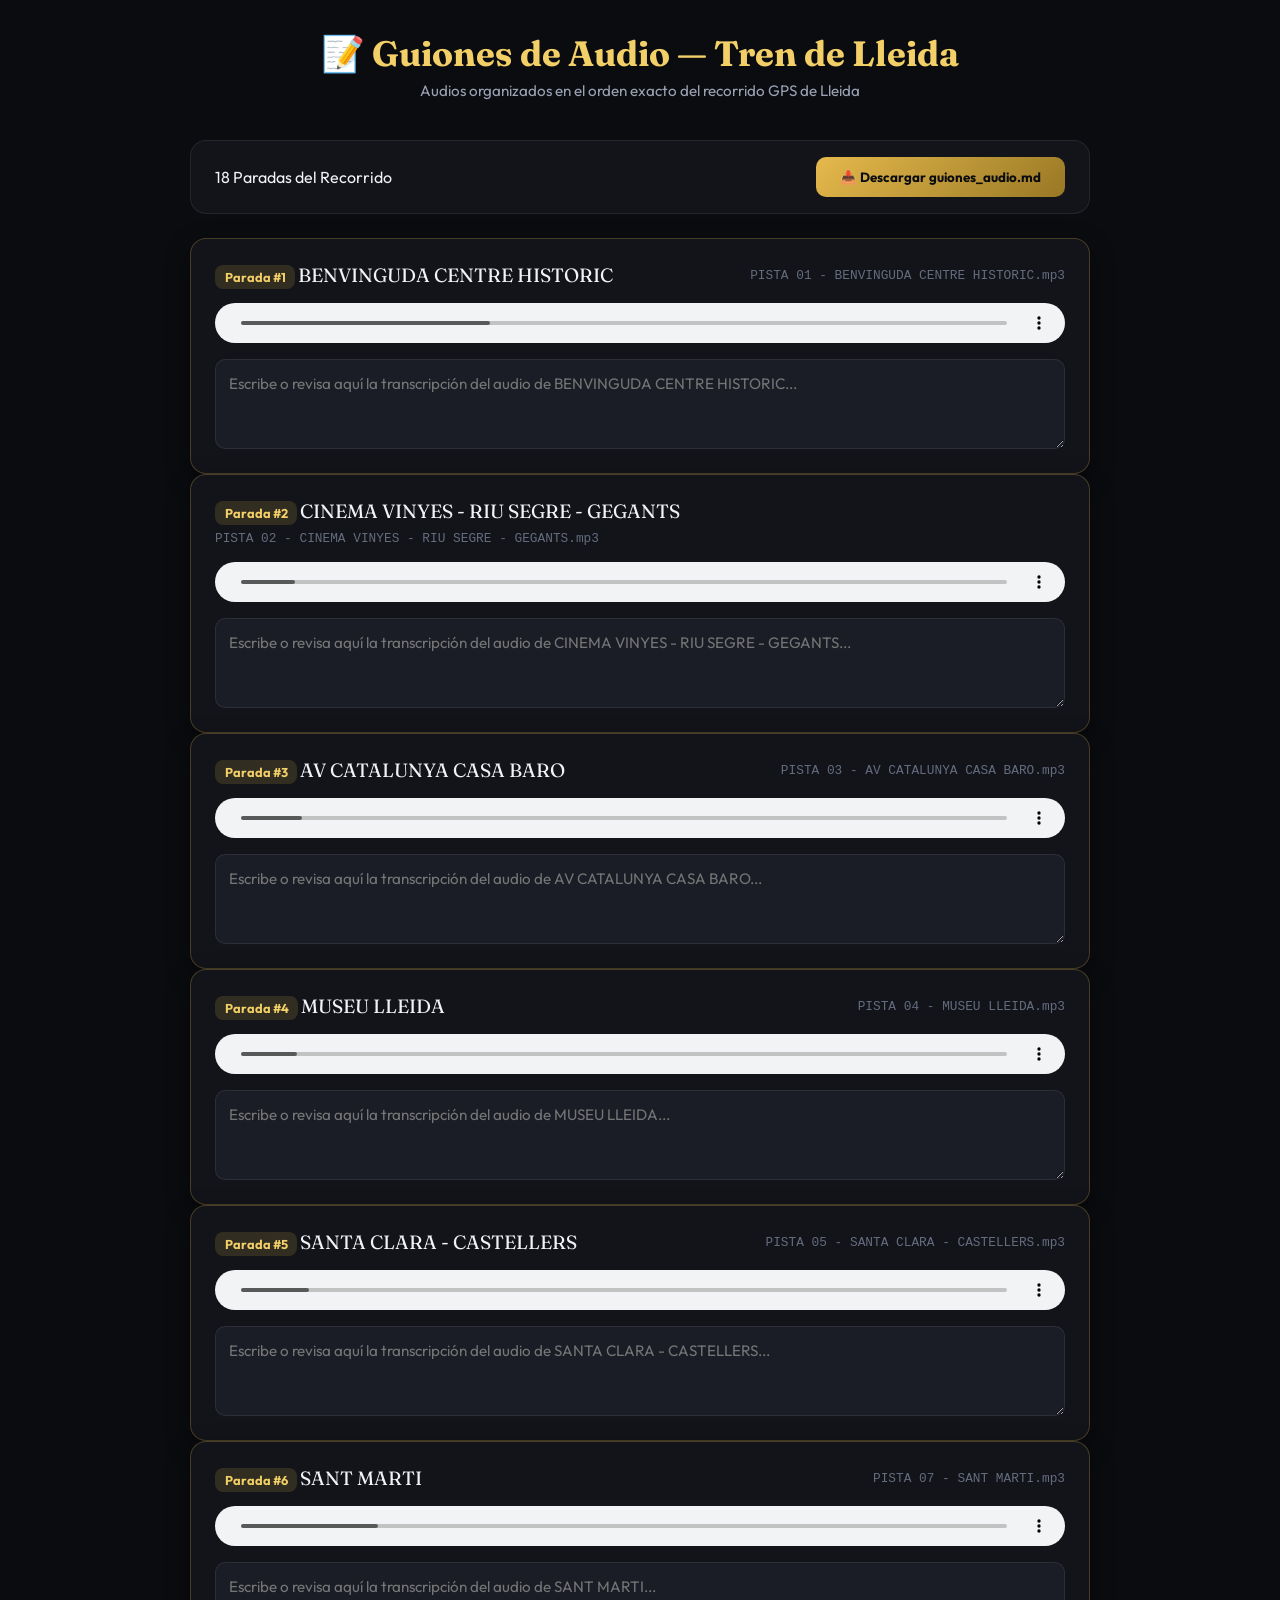
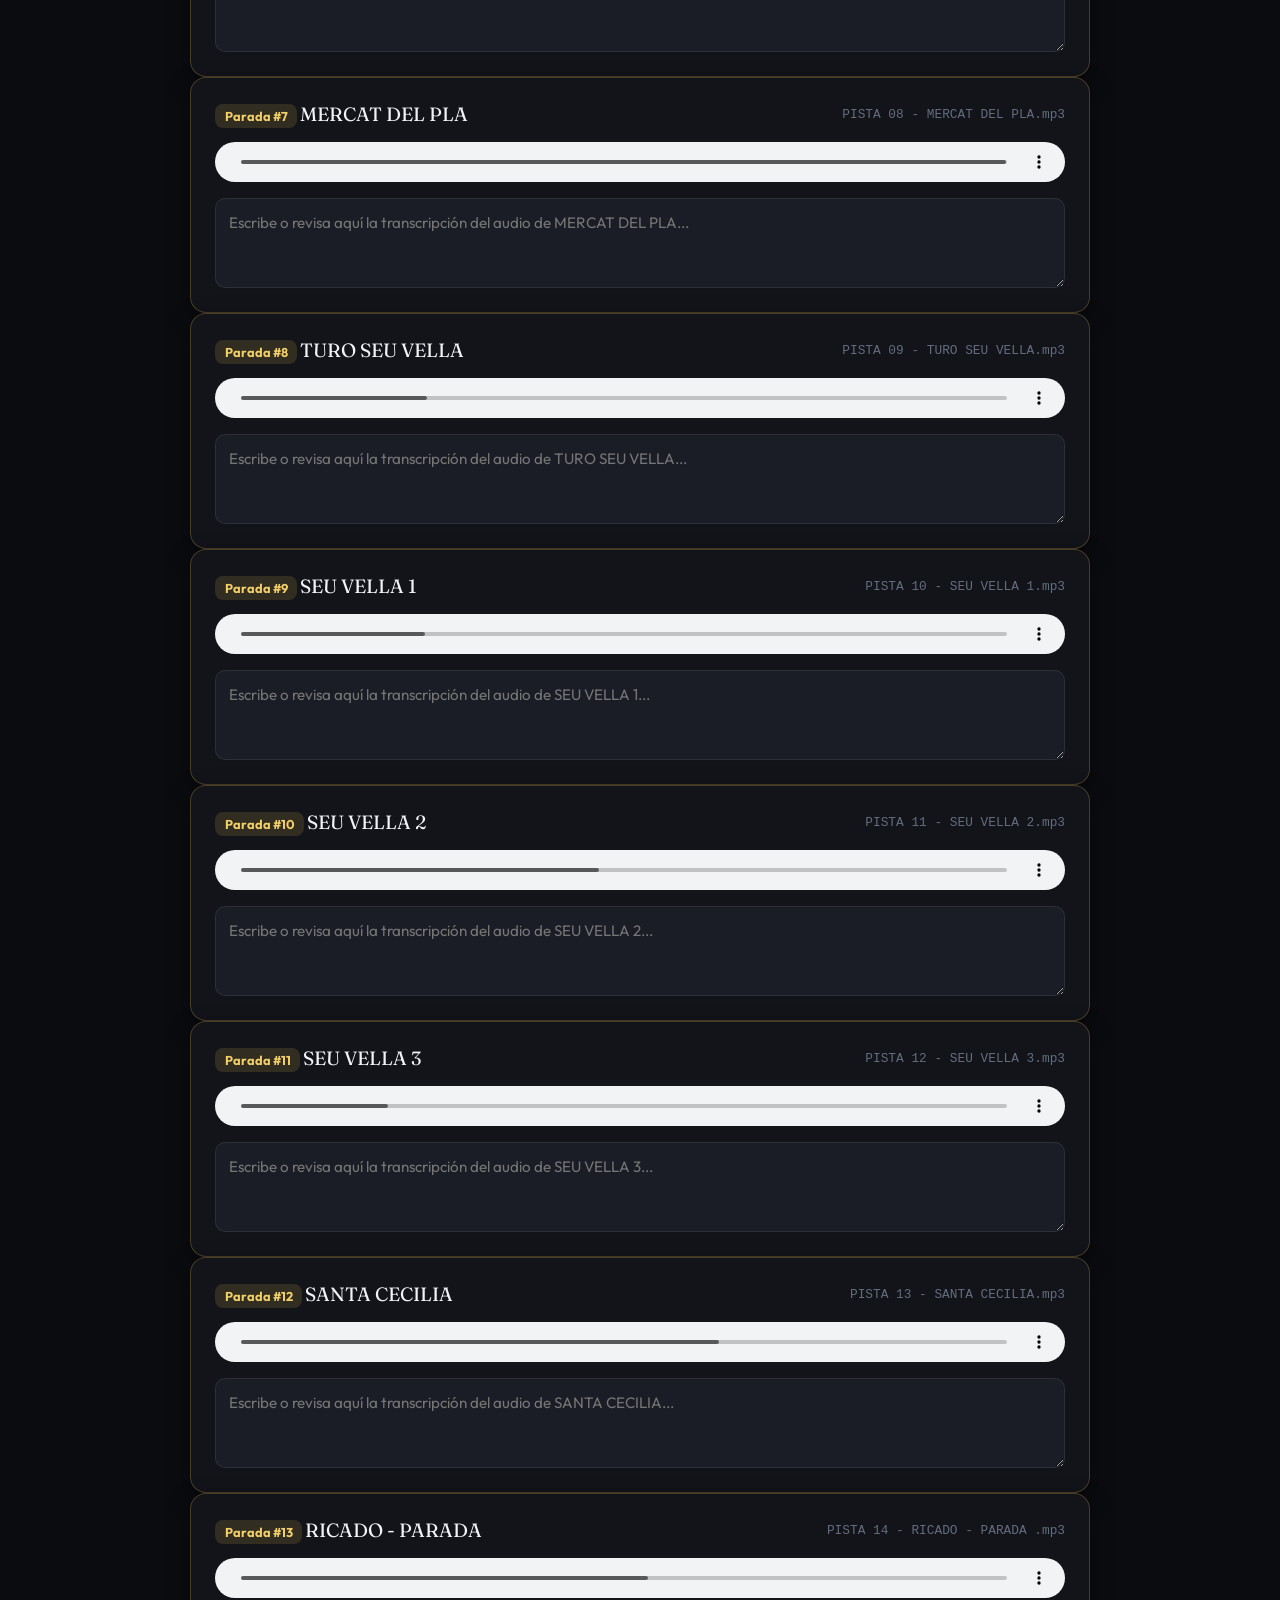
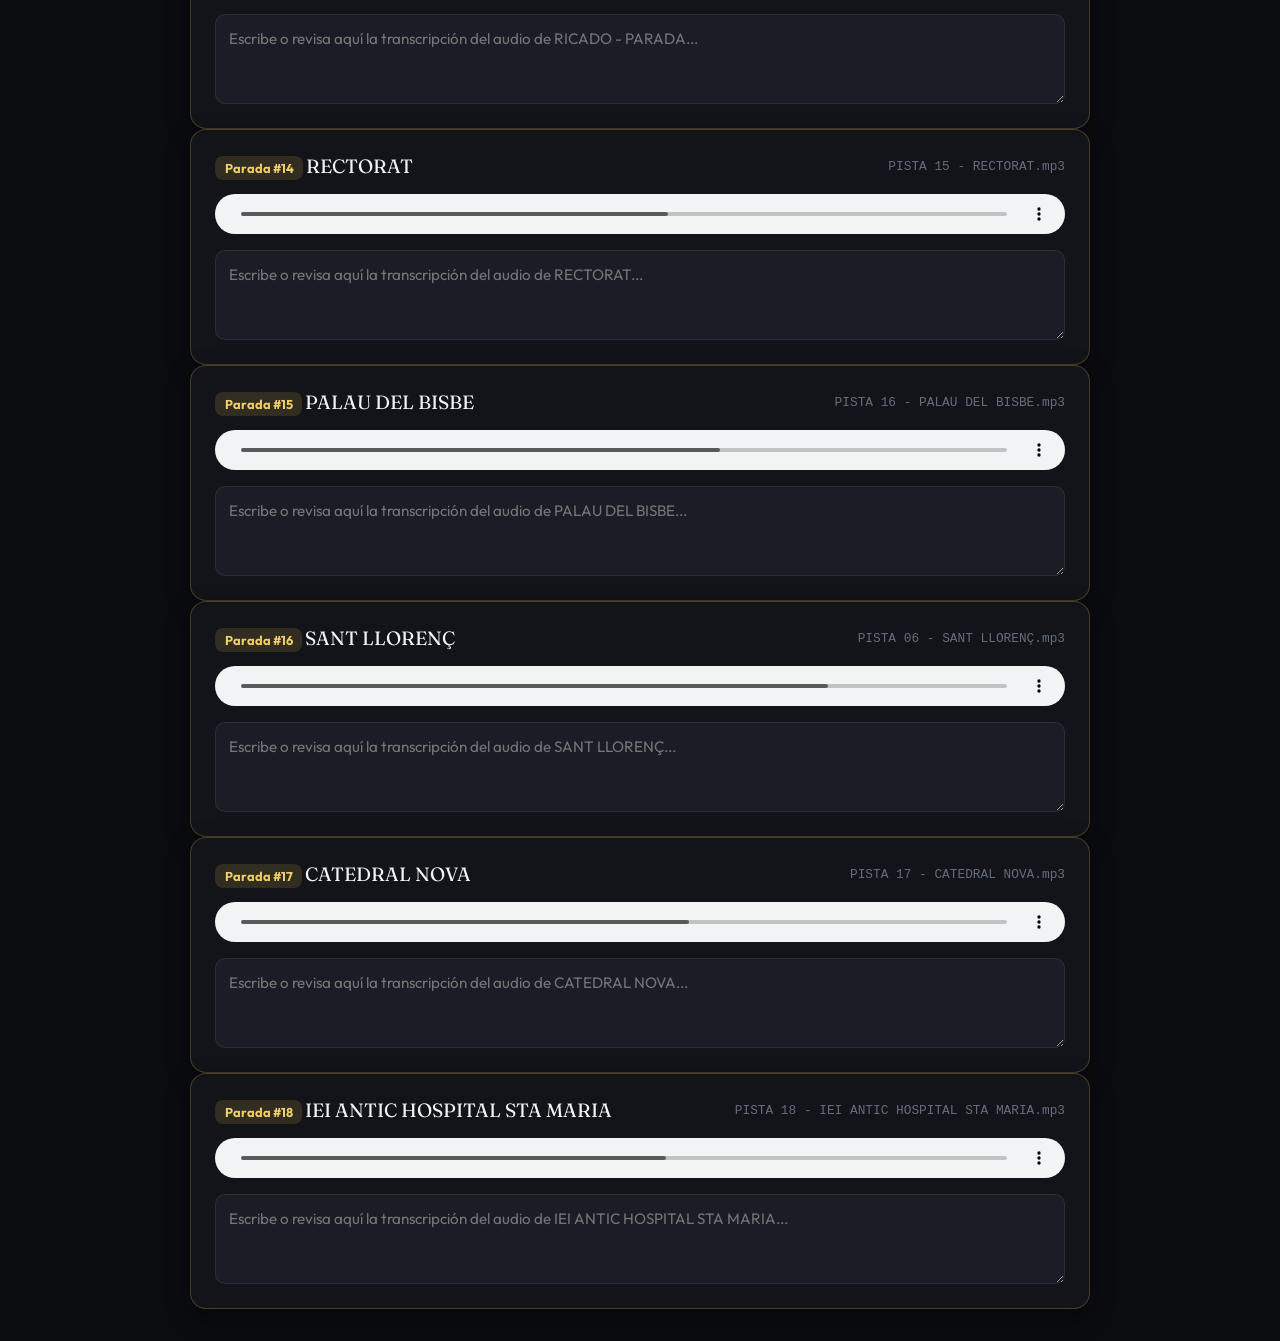
<file: audio_transcriber.html>
<!DOCTYPE html>
<html lang="es">
<head>
  <meta charset="UTF-8">
  <meta name="viewport" content="width=device-width, initial-scale=1.0">
  <title>Transcripción y Guiones de Audio — Tren de Lleida</title>
  <style>
    @import url('https://fonts.googleapis.com/css2?family=Outfit:wght@400;500;600;700&family=Fraunces:wght@700&display=swap');

    :root {
      --coal-950: #0b0c10;
      --coal-900: #12141a;
      --coal-800: #1a1d26;
      --brass-500: #e5b94c;
      --brass-400: #f3cf68;
      --text-main: #f0f2f5;
    }

    * { box-sizing: border-box; margin: 0; padding: 0; }
    body {
      font-family: 'Outfit', sans-serif;
      background-color: var(--coal-950);
      color: var(--text-main);
      padding: 2rem 1rem;
      display: flex;
      flex-direction: column;
      align-items: center;
      min-height: 100vh;
    }

    .container {
      max-width: 900px;
      width: 100%;
      display: flex;
      flex-direction: column;
      gap: 1.5rem;
    }

    header {
      text-align: center;
      margin-bottom: 1rem;
    }

    h1 {
      font-family: 'Fraunces', serif;
      font-size: 2.2rem;
      color: var(--brass-400);
      margin-bottom: 0.4rem;
    }

    p.subtitle {
      color: #9aa1b3;
      font-size: 0.95rem;
    }

    .track-card {
      background: var(--coal-900);
      border: 1px solid rgba(229, 185, 76, 0.25);
      border-radius: 16px;
      padding: 1.5rem;
      display: flex;
      flex-direction: column;
      gap: 1rem;
      box-shadow: 0 8px 24px rgba(0,0,0,0.4);
    }

    .track-header {
      display: flex;
      justify-content: space-between;
      align-items: center;
      flex-wrap: wrap;
      gap: 0.5rem;
    }

    .track-num {
      background: rgba(229, 185, 76, 0.15);
      color: var(--brass-400);
      padding: 0.25rem 0.6rem;
      border-radius: 8px;
      font-size: 0.8rem;
      font-weight: 700;
    }

    .track-title {
      font-family: 'Fraunces', serif;
      font-size: 1.2rem;
      color: var(--text-main);
    }

    .track-filename {
      font-size: 0.8rem;
      color: #646c7e;
      font-family: monospace;
    }

    audio {
      width: 100%;
      height: 40px;
      border-radius: 8px;
      outline: none;
    }

    textarea {
      width: 100%;
      min-height: 90px;
      background: var(--coal-800);
      border: 1px solid rgba(255,255,255,0.08);
      border-radius: 10px;
      color: #fff;
      padding: 0.8rem;
      font-family: inherit;
      font-size: 0.95rem;
      line-height: 1.5;
      resize: vertical;
    }

    textarea:focus {
      border-color: var(--brass-500);
      outline: none;
    }

    .actions-bar {
      display: flex;
      justify-content: space-between;
      align-items: center;
      background: var(--coal-900);
      padding: 1rem 1.5rem;
      border-radius: 16px;
      border: 1px solid rgba(255,255,255,0.08);
    }

    .btn-action {
      background: linear-gradient(135deg, var(--brass-500), #997825);
      color: #0b0c10;
      border: none;
      padding: 0.75rem 1.5rem;
      border-radius: 10px;
      font-weight: 700;
      cursor: pointer;
      font-family: inherit;
      transition: all 0.2s;
    }

    .btn-action:hover {
      filter: brightness(1.1);
      transform: translateY(-1px);
    }
  </style>
</head>
<body>

  <div class="container">
    <header>
      <h1>📝 Guiones de Audio — Tren de Lleida</h1>
      <p class="subtitle">Audios organizados en el orden exacto del recorrido GPS de Lleida</p>
    </header>

    <div class="actions-bar">
      <span>18 Paradas del Recorrido</span>
      <button class="btn-action" onclick="exportMarkdown()">📥 Descargar guiones_audio.md</button>
    </div>

    <div id="tracksList">
      <!-- Generated via JS -->
    </div>
  </div>

  <script>
    const stopsOrder = [
      { num: 1, name: "BENVINGUDA CENTRE HISTORIC", audio: "PISTA 01 - BENVINGUDA CENTRE HISTORIC.mp3" },
      { num: 2, name: "CINEMA VINYES - RIU SEGRE - GEGANTS", audio: "PISTA 02 - CINEMA VINYES - RIU SEGRE - GEGANTS.mp3" },
      { num: 3, name: "AV CATALUNYA CASA BARO", audio: "PISTA 03 - AV CATALUNYA CASA BARO.mp3" },
      { num: 4, name: "MUSEU LLEIDA", audio: "PISTA 04 - MUSEU LLEIDA.mp3" },
      { num: 5, name: "SANTA CLARA - CASTELLERS", audio: "PISTA 05 - SANTA CLARA - CASTELLERS.mp3" },
      { num: 6, name: "SANT MARTI", audio: "PISTA 07 - SANT MARTI.mp3" },
      { num: 7, name: "MERCAT DEL PLA", audio: "PISTA 08 - MERCAT DEL PLA.mp3" },
      { num: 8, name: "TURO SEU VELLA", audio: "PISTA 09 - TURO SEU VELLA.mp3" },
      { num: 9, name: "SEU VELLA 1", audio: "PISTA 10 - SEU VELLA 1.mp3" },
      { num: 10, name: "SEU VELLA 2", audio: "PISTA 11 - SEU VELLA 2.mp3" },
      { num: 11, name: "SEU VELLA 3", audio: "PISTA 12 - SEU VELLA 3.mp3" },
      { num: 12, name: "SANTA CECILIA", audio: "PISTA 13 - SANTA CECILIA.mp3" },
      { num: 13, name: "RICADO - PARADA", audio: "PISTA 14 - RICADO - PARADA .mp3" },
      { num: 14, name: "RECTORAT", audio: "PISTA 15 - RECTORAT.mp3" },
      { num: 15, name: "PALAU DEL BISBE", audio: "PISTA 16 - PALAU DEL BISBE.mp3" },
      { num: 16, name: "SANT LLORENÇ", audio: "PISTA 06 - SANT LLORENÇ.mp3" },
      { num: 17, name: "CATEDRAL NOVA", audio: "PISTA 17 - CATEDRAL NOVA.mp3" },
      { num: 18, name: "IEI ANTIC HOSPITAL STA MARIA", audio: "PISTA 18 - IEI ANTIC HOSPITAL STA MARIA.mp3" }
    ];

    const listEl = document.getElementById('tracksList');

    stopsOrder.forEach(stop => {
      const card = document.createElement('div');
      card.className = 'track-card';
      card.innerHTML = `
        <div class="track-header">
          <div>
            <span class="track-num">Parada #${stop.num}</span>
            <span class="track-title">${stop.name}</span>
          </div>
          <span class="track-filename">${stop.audio}</span>
        </div>
        <audio controls src="audios/${encodeURIComponent(stop.audio)}"></audio>
        <textarea id="text-${stop.num}" placeholder="Escribe o revisa aquí la transcripción del audio de ${stop.name}..."></textarea>
      `;
      listEl.appendChild(card);
    });

    function exportMarkdown() {
      let md = '# 📝 Guion de Audios del Recorrido — Tren de Lleida\n\n';
      md += 'Este documento contiene la transcripción completa de los audios del tren turístico de Lleida en orden exacto de ruta.\n\n---\n\n';

      stopsOrder.forEach(stop => {
        const text = document.getElementById(`text-${stop.num}`).value || '(Sin transcripción)';
        md += `## 🔊 Parada ${stop.num}: ${stop.name}\n\n`;
        md += `> **Archivo**: \`${stop.audio}\`  \n\n`;
        md += `> ${text}\n\n---\n\n`;
      });

      const blob = new Blob([md], { type: 'text/markdown' });
      const a = document.createElement('a');
      a.href = URL.createObjectURL(blob);
      a.download = 'guiones_audio_lleida.md';
      a.click();
    }
  </script>
</body>
</html>
</file>
